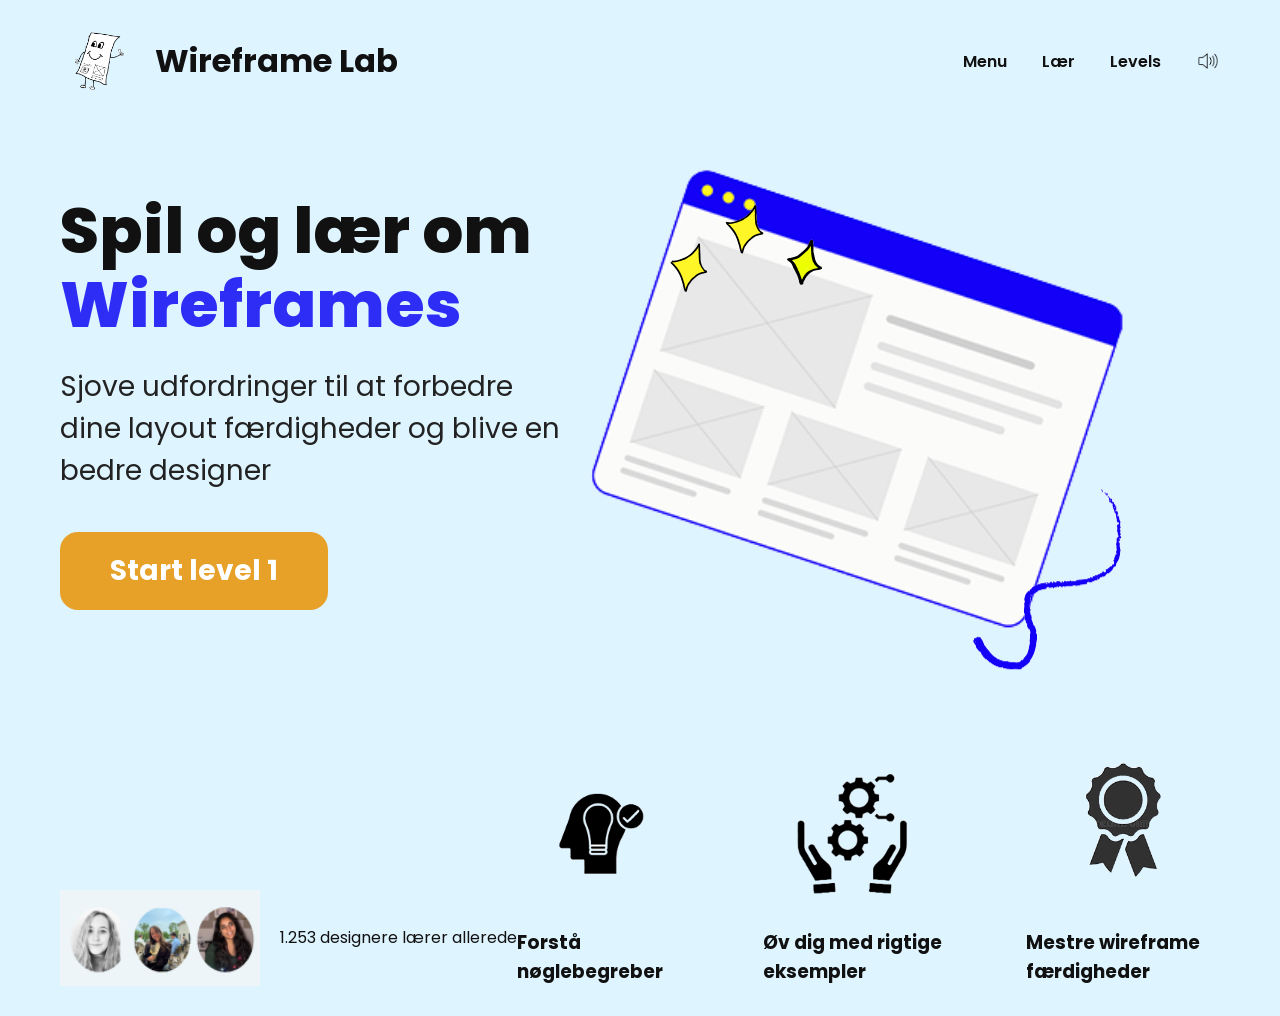
<file: index.html>
<!DOCTYPE html>
<html lang="da">
<head>
    <meta charset="UTF-8">
  <meta name="viewport" content="width=device-width, initial-scale=1">
    <title>wireframe lab</title>
  <link rel="stylesheet" href="css.css">

  <!-- Google Font -->
  <link href="https://fonts.googleapis.com/css2?family=Poppins:wght@300;400;500;600;700;800&display=swap" rel="stylesheet">
</head>
<body>

<!-- HEADER -->
<header>
  <div class="logo-section">
    <img src="mascot%20uden%20baggrund.png" alt="Logo" class="logo">
    <h2>Wireframe Lab</h2>
  </div>

  <nav>
    <a href="#">Menu</a>
    <a href="#">Lær</a>
    <a href="#">Levels</a>
    <button class="speaker">
      <img src="Ikke-navngivet-1.png" alt="Ikon af højtaler">
    </button>

  </nav>
</header>

<!-- HERO -->
<section class="hero">

  <div class="hero-text">

    <h1>
      Spil og lær om <br>
      <span>Wireframes</span>
    </h1>

    <p>
      Sjove udfordringer til at forbedre dine
      layout færdigheder og blive en bedre designer
    </p>

    <a href="level1.html"> Start level 1

    </a>

  </div>

  <div class="hero-image">

    <div class="stars">
      <style="display: flex; align-items: center; gap: 20px;"</style>
      <img src="stjerner.png" alt="3 gule stjerner"
           style="width: 200px;
           height: auto;">

    </div>

    <div class="browser-card">
      <img src="wirframe%20uden%20baggrynd.png"
           alt="wireframe"
           style="width: 550px;
           height: auto;">
    </div>

    <div class="right">
    <img src="krudsedulle.png" alt="Blå streg tegnet">
    </div>


</section>



<!-- FOOTER INFO -->
<footer>
<section class="features">
<div style="display: flex; align-items: center; gap: 20px;">
  <img src="pigerne.png" alt="3 runde billeder af piger" style="width: 200px; height: auto;">
  <p style="white-space: nowrap;">1.253 designere lærer allerede</p>
</div>

  <div class="feature-grid">

    <div class="feature-icon">
      <img src="hoved%20kode%202.png" alt="Beskrivelse af billedet" style="width: 150px; height: auto;">
      <h3>Forstå nøglebegreber</h3>
    </div>

    <div class="feature-icon">
      <img src="hænder%20kode%202.png" alt="Beskrivelse af billedet" style="width: 150px; height: auto;">
      <h3>Øv dig med rigtige eksempler</h3>
    </div>

    <div class="feature-icon">
      <img src="rosette%20kode%202.png" alt="Beskrivelse af billedet" style="width: 120px; height: auto;">
      <h3>Mestre wireframe færdigheder</h3>
    </div>


  </div>
</footer>
</section>
</body>
</html>
</file>
<file: css.css>
*{
    margin:0;
    padding:0;
    box-sizing:border-box;
}

body{
    font-family:'Poppins',sans-serif;
    background:#DEF4FF;
    color:#111;
    min-height:100vh;
    padding:30px 60px;
}

/* HEADER */

header{
    display:flex;
    justify-content:space-between;
    align-items:center;
}

.logo-section{
    display:flex;
    align-items:center;
    gap:15px;
}

.logo{
    width:80px;
}

.logo-section h2{
    font-size:32px;
    font-weight:700;
}

nav{
    display:flex;
    gap:35px;
}

nav a{
    text-decoration:none;
    color:#111;
    font-weight:600;
}

.speaker {
    border: 0;
    background: transparent;
    width: 24px;

    img {
        display: block;
        width: 100%;
    }

    &:hover{
        background: grey;
        cursor: pointer;
    }
}

/* HERO */

.hero{
    display:flex;
    justify-content:space-between;
    align-items:center;
    margin-top:60px;
}

.hero-text{
    max-width:520px;
}

.hero-text h1{
    font-size:64px;
    line-height:1.15;
    font-weight:800;
}

.hero-text span{
    color:#2d2df6;
}

.hero-text p{
    margin-top:25px;
    font-size:28px;
    line-height:1.5;
    color:#222;
}

.hero-text a{
    display: inline-block;
    margin-top:40px;
    padding:18px 50px;
    border:none;
    border-radius:18px;
    background:#e7a128;
    color:white;
    font-size:28px;
    font-weight:700;
    cursor:pointer;
    text-decoration: none;
}

.hero-text a:hover{
    transform:translateY(-2px);
}

/* ILLUSTRATION */

.hero-image{
    position:relative;
    width:700px;
    height:500px;
}

.stars{
    position:absolute;
    top:30px;
    left:70px;
    color:#f3d82c;
    font-size:40px;
}


.browser-top{
    height:45px;
    background:#2d2df6;
}

.dots{
    display:flex;
    gap:8px;
    padding:15px;
}

.dots span{
    width:10px;
    height:10px;
    background:#ffe84d;
    border-radius:50%;
}

.browser-content{
    display:flex;
    gap:20px;
    padding:20px;
}

.left{
    flex:1;
}

.big-box{
    height:85px;
    background:#e7e7e7;
    margin-bottom:15px;
}

.small-row{
    display:flex;
    gap:10px;
}

.small-box{
    flex:1;
    height:70px;
    background:#e7e7e7;
}

.right{
    flex:1;
}

.line{
    height:10px;
    background:#d8d8d8;
    border-radius:10px;
    margin-bottom:15px;
}

.long{
    width:90%;
}

.short{
    width:60%;
}

.right{
    position:absolute;
    bottom:100px;
    right:20px;
    transform:translateY(60%);
}

/* FEATURES */

.features{
    margin-top:100px;

    display:flex;
    justify-content:space-between;
    align-items:flex-end;
}


.feature-grid{
    display:flex;
    gap:80px;
}

.feature{
    text-align:center;
    max-width:180px;
}

.icon{
    font-size:40px;
    margin-bottom:15px;
}

.feature h3{
    font-size:22px;
    font-weight:500;
}


@media(max-width:1200px){

    .hero{
        flex-direction:column;
        gap:60px;
    }

    .features{
        flex-direction:column;
        gap:50px;
        align-items:center;
    }

    .feature-grid{
        gap:30px;
    }
}

@media(max-width:768px){

    body{
        padding:20px;
    }

    .hero-text h1{
        font-size:42px;
    }

    .hero-text p{
        font-size:20px;
    }

    .hero-image{
        width:100%;
        height:350px;
    }

    .browser-card{
        transform:scale(.8) rotate(15deg);
        left:0;
    }

    .feature-grid{
        flex-direction:column;
    }
}

.feature-icon {
    display: flex;
    flex-direction: column;
    align-items: center;
    justify-content: space-between;
    gap: 10px;

    img {
        margin: 8px;
    }
}
</file>
